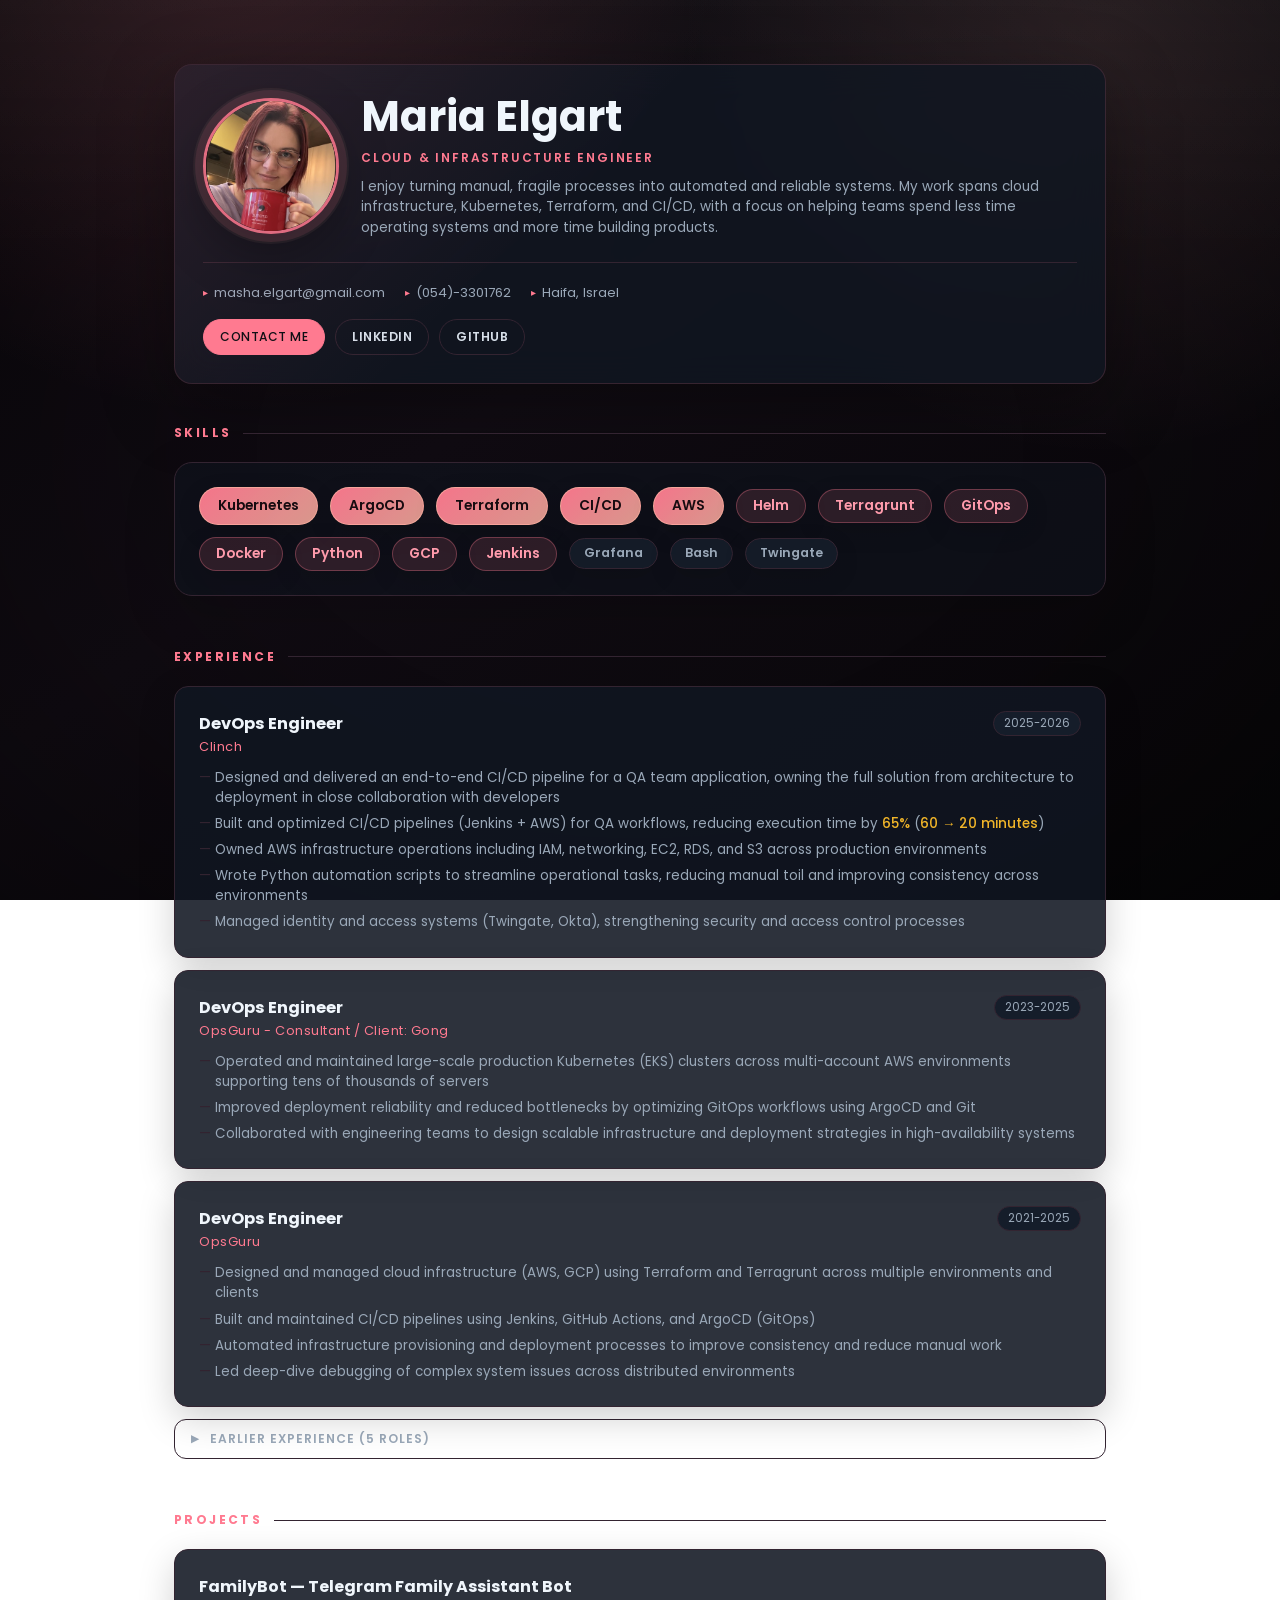
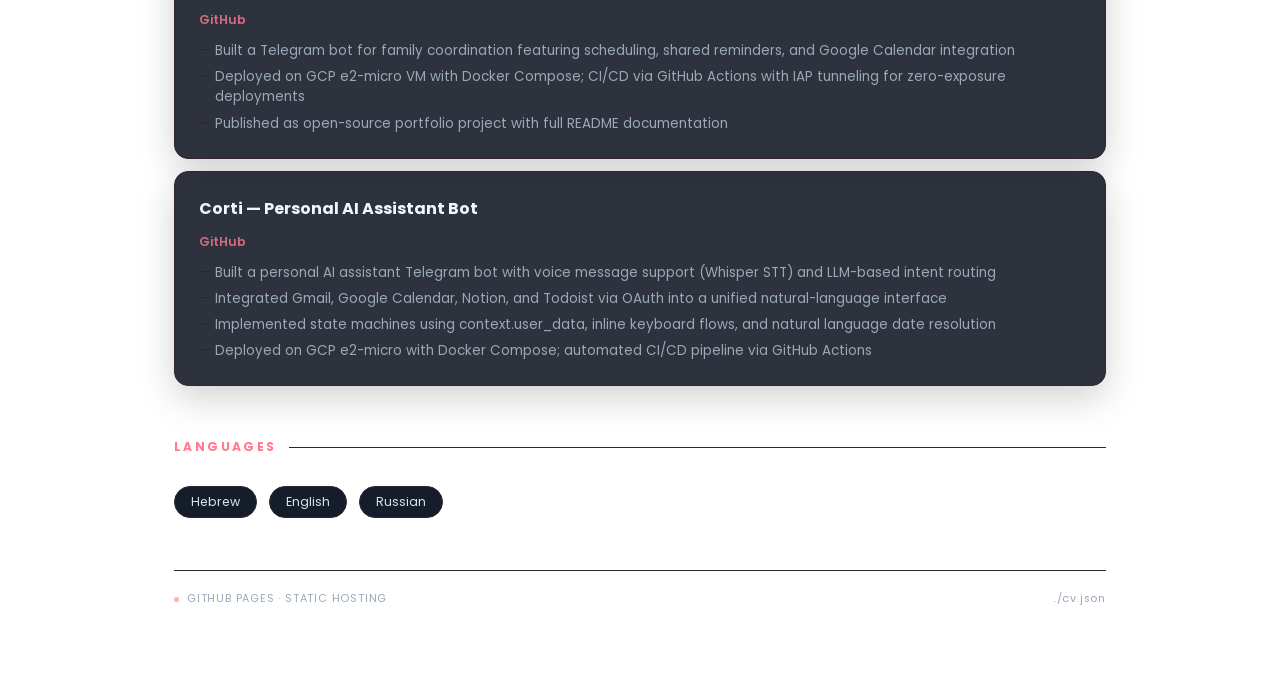
<file: docs/index.html>
<!DOCTYPE html>
<html lang="en">
<head>
  <meta charset="UTF-8" />
  <meta name="viewport" content="width=device-width, initial-scale=1.0"/>
  <title>Maria Elgart — Cloud & Infrastructure Engineer</title>
  <link rel="preconnect" href="https://fonts.googleapis.com">
  <link rel="preconnect" href="https://fonts.gstatic.com" crossorigin>
  <link href="https://fonts.googleapis.com/css2?family=Poppins:wght@300;400;500;600;700&display=swap" rel="stylesheet">
  <link rel="stylesheet" href="./style.css">
</head>
<body>
  <div class="wrapper">
    <div id="app">
      <div class="loading">
        <div class="spinner"></div>
        <span>LOADING PORTFOLIO</span>
      </div>
    </div>
  </div>

  <script>
    const API = "./cv.json";
    const DATA_SOURCE_LABEL = API.startsWith("http")
      ? "DEVOPS DEMO · GKE · HELM"
      : "GITHUB PAGES · STATIC HOSTING";

    const PRIMARY_SKILLS = ["Kubernetes", "Terraform", "AWS", "CI/CD", "ArgoCD"];
    const STRONG_SKILLS = ["GCP", "Helm", "Docker", "GitOps", "Terragrunt", "Python", "Jenkins"];

    const PROJECT_LINKS = {
        "FamilyBot": "https://github.com/masha-el/family-bot",
        "Corti":     "https://github.com/masha-el/corti-bot",
    };

    async function load() {
      try {
        const res = await fetch(API, { cache: "no-store" });
        if (!res.ok) throw new Error();
        const cv = await res.json();
        render(cv);
      } catch {
        document.getElementById("app").innerHTML =
          `<div class="error-block">⚠ Could not reach API at ${API}</div>`;
      }
    }

    function renderJob(job) {
      return `
        <div class="card">
          <div class="job-meta">
            <div>
              <div class="job-role">${job.role}</div>
              <div class="job-company">${job.company}</div>
            </div>
            <span class="job-period">${job.period}</span>
          </div>
          <ul class="highlights">
            ${job.highlights.map(h => `<li>${highlightNumbers(h)}</li>`).join("")}
          </ul>
        </div>`;
    }

    function render(cv) {
      const pinned  = cv.experience.slice(0, 3);
      const earlier = cv.experience.slice(3);

      const projects = (cv.projects || []).map(p =>{
        const linkKey = Object.keys(PROJECT_LINKS).find(k => p.name.includes(k));
        const githubLink = linkKey
            ? `<a class="project-link" href="${PROJECT_LINKS[linkKey]}" target="_blank">GitHub</a>`
            : "";
            return `
              <div class="card">
                <div class="project-name">${p.name}</div>
                <div class="project-links">${githubLink}</div>
                <ul class="highlights">
                  ${p.highlights.map(h => `<li>${h}</li>`).join("")}
                </ul>
              </div>`;
    }).join("");

      const languages = cv.languages.map(l =>
        `<span class="lang-tag">${l}</span>`
      ).join("");

      document.getElementById("app").innerHTML = `
        <header>
          <div class="header-top">
            <div class="profile-lockup">
              <img class="profile-photo" src="./assets/profile.jpg" alt="${cv.name}" />
              <div class="name-block">
                <h1>${cv.name}</h1>
                <div class="title">${cv.title}</div>
                <div class="positioning">I enjoy turning manual, fragile processes into automated and reliable systems. My work spans cloud infrastructure, Kubernetes, Terraform, and CI/CD, with a focus on helping teams spend less time operating systems and more time building products.</div>
              </div>
            </div>
          </div>
          <div class="contact-row">
            <span>${cv.contact.email}</span>
            <span>${cv.contact.phone}</span>
            <span>${cv.contact.location}</span>
          </div>
          <div class="cta-row">
            <a class="cta-btn primary" href="mailto:${cv.contact.email}">Contact me</a>
            <a class="cta-btn secondary" href="https://www.linkedin.com/in/mashaelgart" target="_blank">LinkedIn</a>
            <a class="cta-btn secondary" href="https://github.com/masha-el" target="_blank">GitHub</a>
          </div>
        </header>

        <section>
          <div class="section-label">Skills</div>
          <div class="skills-categories">${renderSkills(cv.skills)}</div>
        </section>

        <section>
          <div class="section-label">Experience</div>
          ${pinned.map(renderJob).join("")}
          ${earlier.length ? `
            <button class="earlier-toggle" onclick="toggleEarlier(this)">
              <span class="toggle-arrow">▶</span>
              Earlier experience (${earlier.length} roles)
            </button>
            <div class="earlier-cards">
              ${earlier.map(renderJob).join("")}
            </div>` : ""}
        </section>

        ${projects ? `
        <section>
          <div class="section-label">Projects</div>
          ${projects}
        </section>` : ""}

        <section>
          <div class="section-label">Languages</div>
          <div class="lang-grid">${languages}</div>
        </section>

        <div class="footer">
          <div class="api-badge">
            <span class="api-dot"></span>
            ${DATA_SOURCE_LABEL}
          </div>
          <div class="api-badge">${API}</div>
        </div>
      `;
    }

    function renderSkills(allSkills) {
        const weighted = [...allSkills].sort((a, b) => skillWeight(b) - skillWeight(a));
        return `
            <div class="skill-cloud">
                ${weighted.map(skill => `
                    <span class="skill-tag ${skillClass(skill)}">${skill}</span>
                `).join("")}
            </div>`;
    }

    function skillWeight(skill) {
        if (PRIMARY_SKILLS.includes(skill)) return 3;
        if (STRONG_SKILLS.includes(skill)) return 2;
        return 1;
    }

    function skillClass(skill) {
        if (PRIMARY_SKILLS.includes(skill)) return "primary-skill";
        if (STRONG_SKILLS.includes(skill)) return "strong-skill";
        return "supporting-skill";
    }

    function highlightNumbers(text) {
        return text.replace(/65%|60 → 20 minutes/g, m =>
            `<span class="highlight-number">${m}</span>`
        );
    }

    function toggleEarlier(btn) {
        btn.querySelector('.toggle-arrow').classList.toggle('open');
        btn.nextElementSibling.classList.toggle('open');
    }

    load();
  </script>
</body>
</html>
</file>
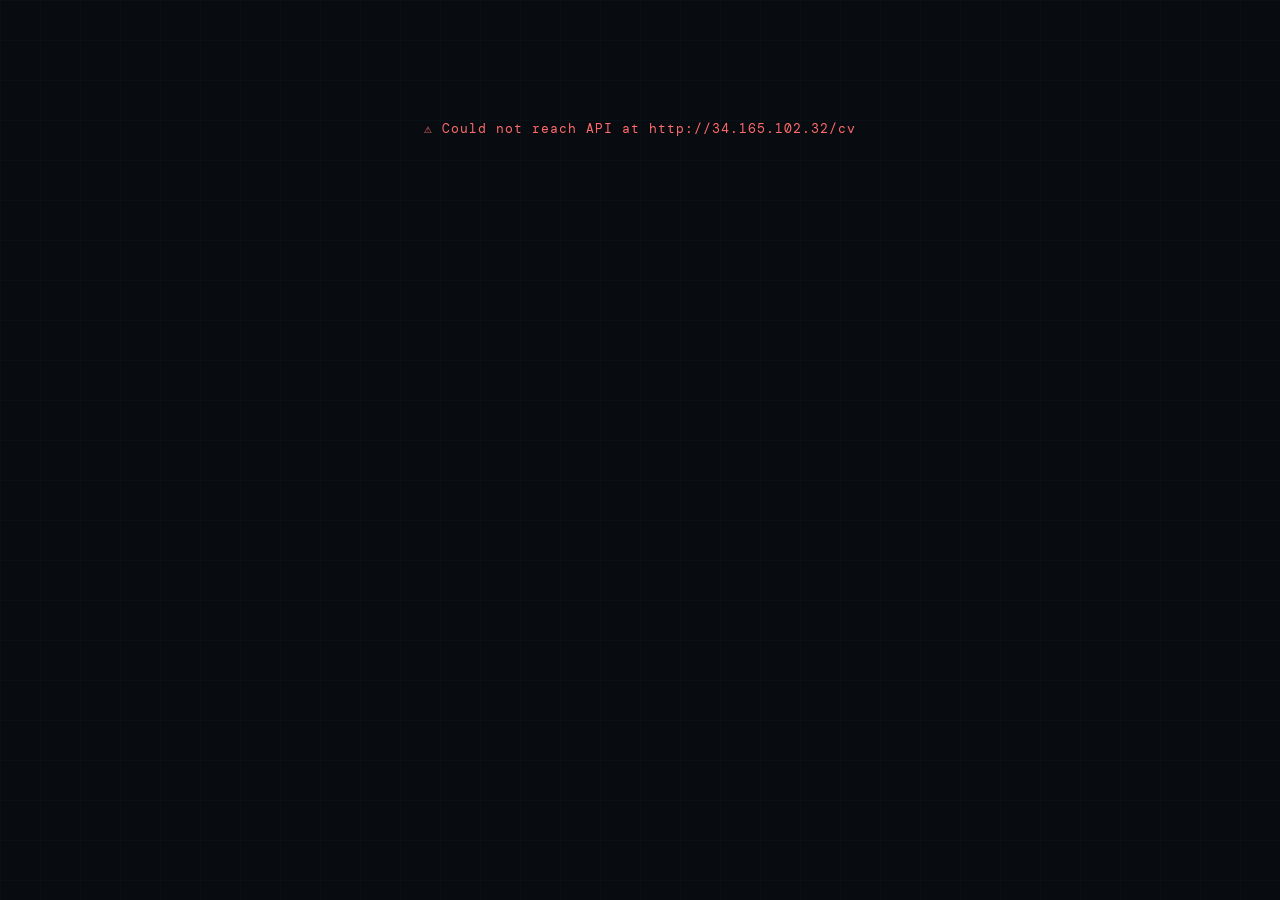
<file: frontend/index.html>
<!DOCTYPE html>
<html lang="en">
<head>
  <meta charset="UTF-8" />
  <meta name="viewport" content="width=device-width, initial-scale=1.0"/>
  <title>Maria Elgart — Platform Engineer</title>
  <link rel="preconnect" href="https://fonts.googleapis.com">
  <link href="https://fonts.googleapis.com/css2?family=DM+Mono:wght@300;400;500&family=Syne:wght@400;600;700;800&display=swap" rel="stylesheet">
  <style>
    :root {
      --bg: #080b10;
      --surface: #0d1117;
      --surface2: #111620;
      --border: #1c2333;
      --accent: #4fc3f7;
      --accent2: #00e5cc;
      --text: #c9d1d9;
      --text-dim: #586069;
      --text-bright: #f0f6fc;
      --red: #ff6b6b;
    }

    * { box-sizing: border-box; margin: 0; padding: 0; }
    html { scroll-behavior: smooth; }

    body {
      font-family: 'DM Mono', monospace;
      background: var(--bg);
      color: var(--text);
      min-height: 100vh;
      overflow-x: hidden;
    }

    body::before {
      content: '';
      position: fixed;
      inset: 0;
      background-image:
        linear-gradient(rgba(79, 195, 247, 0.03) 1px, transparent 1px),
        linear-gradient(90deg, rgba(79, 195, 247, 0.03) 1px, transparent 1px);
      background-size: 40px 40px;
      pointer-events: none;
      z-index: 0;
    }

    .wrapper {
      position: relative;
      z-index: 1;
      max-width: 900px;
      margin: 0 auto;
      padding: 60px 24px 80px;
    }

    header {
      margin-bottom: 32px;
      animation: fadeUp 0.6s ease both;
    }

    .header-top {
      display: flex;
      justify-content: space-between;
      align-items: flex-start;
      flex-wrap: wrap;
      gap: 16px;
      margin-bottom: 24px;
    }

    .name-block h1 {
      font-family: 'Syne', sans-serif;
      font-size: clamp(1.8rem, 4vw, 2.6rem);
      font-weight: 600;
      color: var(--text-bright);
      letter-spacing: -0.5px;
      line-height: 1.15;
      overflow: visible;
    }

    .name-block .title {
      font-size: 0.75rem;
      color: var(--accent);
      letter-spacing: 3px;
      text-transform: uppercase;
      margin-top: 8px;
      font-weight: 500;
    }

    .status-badge {
      display: inline-flex;
      align-items: center;
      gap: 8px;
      background: rgba(0, 229, 204, 0.06);
      border: 1px solid rgba(0, 229, 204, 0.2);
      padding: 8px 14px;
      border-radius: 6px;
      font-size: 0.72rem;
      color: var(--accent2);
      letter-spacing: 1px;
      text-transform: uppercase;
      white-space: nowrap;
    }

    .status-dot {
      width: 6px;
      height: 6px;
      background: var(--accent2);
      border-radius: 50%;
      animation: pulse 2s ease infinite;
    }

    .contact-row {
      display: flex;
      flex-wrap: wrap;
      gap: 20px;
      font-size: 0.78rem;
      color: var(--text-dim);
      border-top: 1px solid var(--border);
      padding-top: 20px;
    }

    .contact-row span {
      display: flex;
      align-items: center;
      gap: 6px;
    }

    .contact-row span::before {
      content: '▸';
      color: var(--accent);
      font-size: 0.6rem;
    }

    section {
      margin-bottom: 52px;
      animation: fadeUp 0.6s ease both;
    }

    section:nth-of-type(1) { animation-delay: 0.1s; }
    section:nth-of-type(2) { animation-delay: 0.2s; }
    section:nth-of-type(3) { animation-delay: 0.3s; }
    section:nth-of-type(4) { animation-delay: 0.4s; }

    .section-label {
      font-size: 0.65rem;
      letter-spacing: 4px;
      text-transform: uppercase;
      color: var(--text-dim);
      margin-bottom: 20px;
      display: flex;
      align-items: center;
      gap: 12px;
    }

    .section-label::after {
      content: '';
      flex: 1;
      height: 1px;
      background: var(--border);
    }

    .skills-grid {
      display: flex;
      flex-wrap: wrap;
      gap: 8px;
    }

    .skill-tag {
      background: var(--surface2);
      border: 1px solid var(--border);
      color: var(--accent);
      font-size: 0.72rem;
      padding: 5px 12px;
      border-radius: 3px;
      letter-spacing: 0.5px;
      transition: border-color 0.2s, background 0.2s;
      cursor: default;
    }

    .skill-tag:hover {
      border-color: var(--accent);
      background: rgba(79, 195, 247, 0.06);
    }

    .card {
      position: relative;
      padding: 24px;
      background: var(--surface);
      border: 1px solid var(--border);
      border-radius: 6px;
      margin-bottom: 12px;
      transition: border-color 0.2s, transform 0.2s;
    }

    .card:hover {
      border-color: #2a3550;
      transform: translateX(4px);
    }

    .card::before {
      content: '';
      position: absolute;
      left: 0;
      top: 0;
      bottom: 0;
      width: 2px;
      background: linear-gradient(to bottom, var(--accent), transparent);
      border-radius: 6px 0 0 6px;
      opacity: 0;
      transition: opacity 0.2s;
    }

    .card:hover::before { opacity: 1; }

    .job-meta {
      display: flex;
      justify-content: space-between;
      align-items: flex-start;
      flex-wrap: wrap;
      gap: 8px;
      margin-bottom: 12px;
    }

    .job-role {
      font-family: 'Syne', sans-serif;
      font-weight: 700;
      font-size: 1rem;
      color: var(--text-bright);
    }

    .job-company {
      font-size: 0.75rem;
      color: var(--accent);
      margin-top: 2px;
      letter-spacing: 0.5px;
    }

    .job-period {
      font-size: 0.7rem;
      color: var(--text-dim);
      background: var(--surface2);
      border: 1px solid var(--border);
      padding: 3px 10px;
      border-radius: 3px;
      white-space: nowrap;
    }

    .highlights {
      list-style: none;
      display: flex;
      flex-direction: column;
      gap: 6px;
    }

    .highlights li {
      font-size: 0.78rem;
      color: var(--text-dim);
      padding-left: 16px;
      position: relative;
      line-height: 1.5;
    }

    .highlights li::before {
      content: '—';
      position: absolute;
      left: 0;
      color: var(--border);
    }

    .project-name {
      font-family: 'Syne', sans-serif;
      font-weight: 700;
      font-size: 0.95rem;
      color: var(--text-bright);
      margin-bottom: 12px;
    }

    .lang-grid {
      display: flex;
      gap: 12px;
      flex-wrap: wrap;
    }

    .lang-tag {
      font-size: 0.75rem;
      color: var(--text);
      background: var(--surface2);
      border: 1px solid var(--border);
      padding: 6px 16px;
      border-radius: 3px;
    }

    .footer {
      margin-top: 60px;
      padding-top: 20px;
      border-top: 1px solid var(--border);
      display: flex;
      justify-content: space-between;
      align-items: center;
      flex-wrap: wrap;
      gap: 12px;
    }

    .api-badge {
      font-size: 0.65rem;
      color: var(--text-dim);
      letter-spacing: 1px;
      display: flex;
      align-items: center;
      gap: 8px;
    }

    .api-dot {
      width: 5px;
      height: 5px;
      background: var(--accent2);
      border-radius: 50%;
    }

    .loading {
      display: flex;
      flex-direction: column;
      align-items: center;
      justify-content: center;
      min-height: 60vh;
      gap: 16px;
      color: var(--text-dim);
      font-size: 0.75rem;
      letter-spacing: 2px;
    }

    .spinner {
      width: 32px;
      height: 32px;
      border: 1px solid var(--border);
      border-top-color: var(--accent);
      border-radius: 50%;
      animation: spin 0.8s linear infinite;
    }

    .error-block {
      text-align: center;
      padding: 60px 20px;
      color: var(--red);
      font-size: 0.8rem;
      letter-spacing: 1px;
    }

    @keyframes fadeUp {
      from { opacity: 0; transform: translateY(16px); }
      to   { opacity: 1; transform: translateY(0); }
    }

    @keyframes pulse {
      0%, 100% { opacity: 1; transform: scale(1); }
      50%       { opacity: 0.4; transform: scale(0.8); }
    }

    @keyframes spin {
      to { transform: rotate(360deg); }
    }
  </style>
</head>
<body>
  <div class="wrapper">
    <div id="app">
      <div class="loading">
        <div class="spinner"></div>
        <span>FETCHING FROM API</span>
      </div>
    </div>
  </div>

  <script>
    const API = "http://34.165.102.32/cv";

    async function load() {
      try {
        const res = await fetch(API);
        if (!res.ok) throw new Error();
        const cv = await res.json();
        render(cv);
      } catch {
        document.getElementById("app").innerHTML =
          `<div class="error-block">⚠ Could not reach API at ${API}</div>`;
      }
    }

    function render(cv) {
      const skills = cv.skills.map(s =>
        `<span class="skill-tag">${s}</span>`
      ).join("");

      const experience = cv.experience.map(job => `
        <div class="card">
          <div class="job-meta">
            <div>
              <div class="job-role">${job.role}</div>
              <div class="job-company">${job.company}</div>
            </div>
            <span class="job-period">${job.period}</span>
          </div>
          <ul class="highlights">
            ${job.highlights.map(h => `<li>${h}</li>`).join("")}
          </ul>
        </div>
      `).join("");

      const projects = (cv.projects || []).map(p => `
        <div class="card">
          <div class="project-name">${p.name}</div>
          <ul class="highlights">
            ${p.highlights.map(h => `<li>${h}</li>`).join("")}
          </ul>
        </div>
      `).join("");

      const languages = cv.languages.map(l =>
        `<span class="lang-tag">${l}</span>`
      ).join("");

      document.getElementById("app").innerHTML = `
        <header>
          <div class="header-top">
            <div class="name-block">
              <h1>${cv.name}</h1>
              <div class="title">${cv.title}</div>
            </div>
            <div class="status-badge">
              <span class="status-dot"></span>
              Open to opportunities
            </div>
          </div>
          <div class="contact-row">
            <span>${cv.contact.email}</span>
            <span>${cv.contact.phone}</span>
            <span>${cv.contact.location}</span>
          </div>
        </header>

        <section>
          <div class="section-label">Skills</div>
          <div class="skills-grid">${skills}</div>
        </section>

        <section>
          <div class="section-label">Experience</div>
          ${experience}
        </section>

        ${projects ? `
        <section>
          <div class="section-label">Projects</div>
          ${projects}
        </section>` : ""}

        <section>
          <div class="section-label">Languages</div>
          <div class="lang-grid">${languages}</div>
        </section>

        <div class="footer">
          <div class="api-badge">
            <span class="api-dot"></span>
            LIVE DATA · GKE · HELM
          </div>
          <div class="api-badge">${API}</div>
        </div>
      `;
    }

    load();
  </script>
</body>
</html>
</file>
<file: docs/style.css>
:root {
  --bg: #080a0f;
  --surface: #101621;
  --surface2: #151d2a;
  --border: #332431;
  --accent: #ff7a90;
  --accent2: #ffb3a3;
  --text: #d8e0ea;
  --text-dim: #9aa8b8;
  --text-bright: #f0f6fc;
  --red: #ff6b6b;
  --highlight: #f0b429;
  --shadow: 0 20px 70px rgba(0, 0, 0, 0.35);
}

* { box-sizing: border-box; margin: 0; padding: 0; }
html { scroll-behavior: smooth; }

body {
  font-family: 'Poppins', Calibri, 'Segoe UI', sans-serif;
  background:
    radial-gradient(circle at 18% -8%, rgba(255, 122, 144, 0.2), transparent 34%),
    radial-gradient(circle at 86% 4%, rgba(255, 179, 163, 0.12), transparent 30%),
    linear-gradient(145deg, #0a070b 0%, #110c13 42%, #070608 100%);
  background-attachment: fixed;
  color: var(--text);
  min-height: 100vh;
  overflow-x: hidden;
}

body::before {
  content: '';
  position: fixed;
  inset: 0;
  background:
    linear-gradient(180deg, rgba(255, 255, 255, 0.035), transparent 28%),
    radial-gradient(ellipse at center, transparent 42%, rgba(0, 0, 0, 0.34) 100%);
  background-size: auto;
  background-attachment: fixed;
  pointer-events: none;
  z-index: 0;
}

.highlight-number {
  color: var(--highlight);
  font-weight: 500;
}

.wrapper {
  position: relative;
  z-index: 1;
  max-width: 980px;
  margin: 0 auto;
  padding: 64px 24px 80px;
}

header {
  position: relative;
  overflow: hidden;
  margin-bottom: 40px;
  padding: 28px;
  background: rgba(16, 22, 33, 0.82);
  border: 1px solid rgba(255, 122, 144, 0.16);
  border-radius: 18px;
  box-shadow: var(--shadow);
  backdrop-filter: blur(18px);
  animation: fadeUp 0.6s ease both;
}

header::before {
  content: '';
  position: absolute;
  inset: 0;
  background: linear-gradient(135deg, rgba(255, 122, 144, 0.1), transparent 42%);
  pointer-events: none;
}

.header-top {
  position: relative;
  display: flex;
  justify-content: flex-start;
  align-items: center;
  flex-wrap: wrap;
  gap: 22px;
  margin-bottom: 24px;
}

.profile-lockup {
  display: flex;
  align-items: center;
  gap: 22px;
  width: 100%;
  min-width: 0;
}

.name-block {
  flex: 1;
  min-width: 0;
}

.profile-photo {
  width: 136px;
  height: 136px;
  flex: 0 0 136px;
  border-radius: 50%;
  object-fit: cover;
  object-position: center;
  border: 3px solid rgba(255, 122, 144, 0.86);
  box-shadow:
    0 0 0 8px rgba(255, 122, 144, 0.1),
    0 0 0 10px rgba(255, 179, 163, 0.06),
    0 18px 50px rgba(0, 0, 0, 0.34);
}

.name-block h1 {
  font-size: clamp(1.8rem, 4vw, 2.6rem);
  font-weight: 700;
  color: var(--text-bright);
  letter-spacing: 0;
  line-height: 1.15;
  overflow: visible;
}

.name-block .title {
  font-size: 0.75rem;
  color: var(--accent);
  letter-spacing: 1.8px;
  text-transform: uppercase;
  margin-top: 8px;
  font-weight: 600;
}

.name-block .positioning {
    font-size: 0.85rem;
    color: var(--text-dim);
    margin-top: 10px;
    line-height: 1.5;
    max-width: 720px;
}

.contact-row {
  display: flex;
  flex-wrap: wrap;
  gap: 20px;
  font-size: 0.82rem;
  color: var(--text-dim);
  border-top: 1px solid var(--border);
  padding-top: 20px;
}

.contact-row span {
  display: flex;
  align-items: center;
  gap: 6px;
}

.contact-row span::before {
  content: '▸';
  color: var(--accent);
  font-size: 0.6rem;
}

.cta-row {
  display: flex;
  flex-wrap: wrap;
  gap: 10px;
  margin-top: 16px;
}

.cta-btn {
  display: inline-flex;
  align-items: center;
  gap: 7px;
  padding: 8px 16px;
  border-radius: 999px;
  font-family: inherit;
  font-size: 0.76rem;
  font-weight: 600;
  letter-spacing: 0.5px;
  text-transform: uppercase;
  text-decoration: none;
  transition: background 0.2s, border-color 0.2s, color 0.2s;;
  cursor: pointer;
}

.cta-btn.primary {
    background: var(--accent);
    color: #080b10;
    border: 1px solid var(--accent);
    font-weight: 500;
}

.cta-btn.primary:hover,
.cta-btn.primary:focus,
.cta-btn.primary:visited {
    background: #ff9bac;
    border-color: #ff9bac;
    color: #080b10;
}

.cta-btn.secondary {
    background: transparent;
    color: var(--text);
    border: 1px solid var(--border);
}

.cta-btn.secondary:hover { border-color: var(--accent); color: var(--accent); }

section {
  margin-bottom: 52px;
  animation: fadeUp 0.6s ease both;
}

section:nth-of-type(1) { animation-delay: 0.1s; }
section:nth-of-type(2) { animation-delay: 0.2s; }
section:nth-of-type(3) { animation-delay: 0.3s; }
section:nth-of-type(4) { animation-delay: 0.4s; }

.section-label {
  font-size: 0.76rem;
  font-weight: 700;
  letter-spacing: 2.4px;
  text-transform: uppercase;
  color: var(--accent);
  margin-bottom: 20px;
  display: flex;
  align-items: center;
  gap: 12px;
}

.section-label::after {
  content: '';
  flex: 1;
  height: 1px;
  background: var(--border);
}

.skills-categories {
  padding: 24px;
  background: rgba(16, 22, 33, 0.54);
  border: 1px solid var(--border);
  border-radius: 18px;
  box-shadow: 0 18px 52px rgba(0, 0, 0, 0.16);
}

.skill-cloud {
  display: flex;
  flex-wrap: wrap;
  align-items: center;
  gap: 12px;
}

.skill-tag {
  background: rgba(21, 29, 42, 0.92);
  border: 1px solid var(--border);
  color: var(--accent);
  font-size: 0.78rem;
  font-weight: 600;
  line-height: 1;
  padding: 8px 14px;
  border-radius: 999px;
  letter-spacing: 0;
  box-shadow: 0 8px 24px rgba(0, 0, 0, 0.14);
  transition: border-color 0.2s, background 0.2s, transform 0.2s;
  cursor: default;
}

.skill-tag.primary-skill {
  background: linear-gradient(135deg, rgba(255, 122, 144, 0.96), rgba(255, 179, 163, 0.84));
  border-color: rgba(255, 179, 163, 0.7);
  color: #170b10;
  font-size: 0.86rem;
  padding: 11px 18px;
}

.skill-tag.strong-skill {
  background: rgba(255, 122, 144, 0.13);
  border-color: rgba(255, 122, 144, 0.32);
  color: #ff9bac;
  font-size: 0.86rem;
  padding: 9px 16px;
}

.skill-tag.supporting-skill {
  color: var(--text-dim);
}

.skill-tag:hover {
  border-color: var(--accent);
  background: rgba(255, 122, 144, 0.08);
  transform: translateY(-2px);
}

.skill-tag.primary-skill:hover {
  background: linear-gradient(135deg, #ff879b, #ffc0b3);
  color: #170b10;
}

.card {
  position: relative;
  padding: 24px;
  background: rgba(16, 22, 33, 0.88);
  border: 1px solid var(--border);
  border-radius: 14px;
  margin-bottom: 12px;
  box-shadow: 0 12px 36px rgba(0, 0, 0, 0.18);
  transition: border-color 0.2s, transform 0.2s, background 0.2s;
}

.card:hover {
  background: rgba(30, 21, 28, 0.94);
  border-color: rgba(255, 122, 144, 0.34);
  transform: translateY(-2px);
}

.card::before {
  content: '';
  position: absolute;
  left: 0;
  top: 0;
  bottom: 0;
  width: 2px;
  background: linear-gradient(to bottom, var(--accent), transparent);
  border-radius: 6px 0 0 6px;
  opacity: 0;
  transition: opacity 0.2s;
}

.card:hover::before { opacity: 1; }

.job-meta {
  display: flex;
  justify-content: space-between;
  align-items: flex-start;
  flex-wrap: wrap;
  gap: 8px;
  margin-bottom: 12px;
}

.job-role {
  font-weight: 700;
  font-size: 1.02rem;
  color: var(--text-bright);
}

.job-company {
  font-size: 0.8rem;
  color: var(--accent);
  margin-top: 2px;
  letter-spacing: 0.5px;
}

.job-period {
  font-size: 0.72rem;
  color: var(--text-dim);
  background: var(--surface2);
  border: 1px solid var(--border);
  padding: 3px 10px;
  border-radius: 999px;
  white-space: nowrap;
}

.highlights {
  list-style: none;
  display: flex;
  flex-direction: column;
  gap: 6px;
}

.highlights li {
  font-size: 0.84rem;
  color: var(--text-dim);
  padding-left: 16px;
  position: relative;
  line-height: 1.5;
}

.highlights li::before {
  content: '—';
  position: absolute;
  left: 0;
  color: var(--border);
}

.project-name {
  font-weight: 700;
  font-size: 1rem;
  color: var(--text-bright);
  margin-bottom: 12px;
}

.lang-grid {
  display: flex;
  gap: 12px;
  flex-wrap: wrap;
  margin-top: 30px;
}

.lang-tag {
  font-size: 0.78rem;
  color: var(--text);
  background: var(--surface2);
  border: 1px solid var(--border);
  padding: 6px 16px;
  border-radius: 999px;
}

.footer {
  margin-top: 5px;
  padding-top: 20px;
  border-top: 1px solid var(--border);
  display: flex;
  justify-content: space-between;
  align-items: center;
  flex-wrap: wrap;
  gap: 12px;
}

.api-badge {
  font-size: 0.68rem;
  color: var(--text-dim);
  letter-spacing: 0.8px;
  display: flex;
  align-items: center;
  gap: 8px;
}

.api-dot {
  width: 5px;
  height: 5px;
  background: var(--accent2);
  border-radius: 50%;
}

.loading {
  display: flex;
  flex-direction: column;
  align-items: center;
  justify-content: center;
  min-height: 60vh;
  gap: 16px;
  color: var(--text-dim);
  font-size: 0.75rem;
  letter-spacing: 2px;
}

.spinner {
  width: 32px;
  height: 32px;
  border: 1px solid var(--border);
  border-top-color: var(--accent);
  border-radius: 50%;
  animation: spin 0.8s linear infinite;
}

.error-block {
  text-align: center;
  padding: 60px 20px;
  color: var(--red);
  font-size: 0.8rem;
  letter-spacing: 1px;
}

.earlier-toggle {
    display: flex;
    align-items: center;
    gap: 10px;
    margin-top: 8px;
    cursor: pointer;
    font-size: 0.76rem;
    font-weight: 600;
    letter-spacing: 1px;
    text-transform: uppercase;
    color: var(--text-dim);
    background: none;
    border: 1px solid var(--border);
    border-radius: 12px;
    padding: 10px 16px;
    width: 100%;
    text-align: left;
    transition: border-color 0.2s, color 0.2s;
    font-family: inherit;
}

.earlier-toggle:hover { border-color: var(--accent); color: var(--accent); }
.toggle-arrow { transition: transform 0.2s; font-size: 0.6rem; }
.toggle-arrow.open { transform: rotate(90deg); }
.earlier-cards { display: none; margin-top: 12px; }
.earlier-cards.open { display: block; }

.project-links { display: flex; gap: 12px; margin-bottom: 12px; }

.project-link {
    font-size: 0.76rem;
    font-weight: 600;
    color: var(--accent);
    text-decoration: none;
    opacity: 0.8;
    transition: opacity 0.2s;
}

.project-link:hover { opacity: 1; }

@keyframes fadeUp {
  from { opacity: 0; transform: translateY(16px); }
  to   { opacity: 1; transform: translateY(0); }
}

@keyframes pulse {
  0%, 100% { opacity: 1; transform: scale(1); }
  50%       { opacity: 0.4; transform: scale(0.8); }
}

@keyframes spin {
  to { transform: rotate(360deg); }
}

@media (max-width: 680px) {
  .wrapper {
    padding: 32px 16px 56px;
  }

  header {
    padding: 22px;
    border-radius: 16px;
  }

  .header-top,
  .profile-lockup {
    align-items: flex-start;
  }

  .profile-lockup {
    flex-direction: column;
    gap: 18px;
  }

  .profile-photo {
    width: 112px;
    height: 112px;
    flex-basis: 112px;
  }

  .contact-row {
    gap: 12px;
  }

  .skills-categories {
    padding: 18px;
    border-radius: 16px;
  }

  .skill-cloud {
    gap: 10px;
  }

  .skill-tag.primary-skill {
    font-size: 0.86rem;
  }
}
</file>
